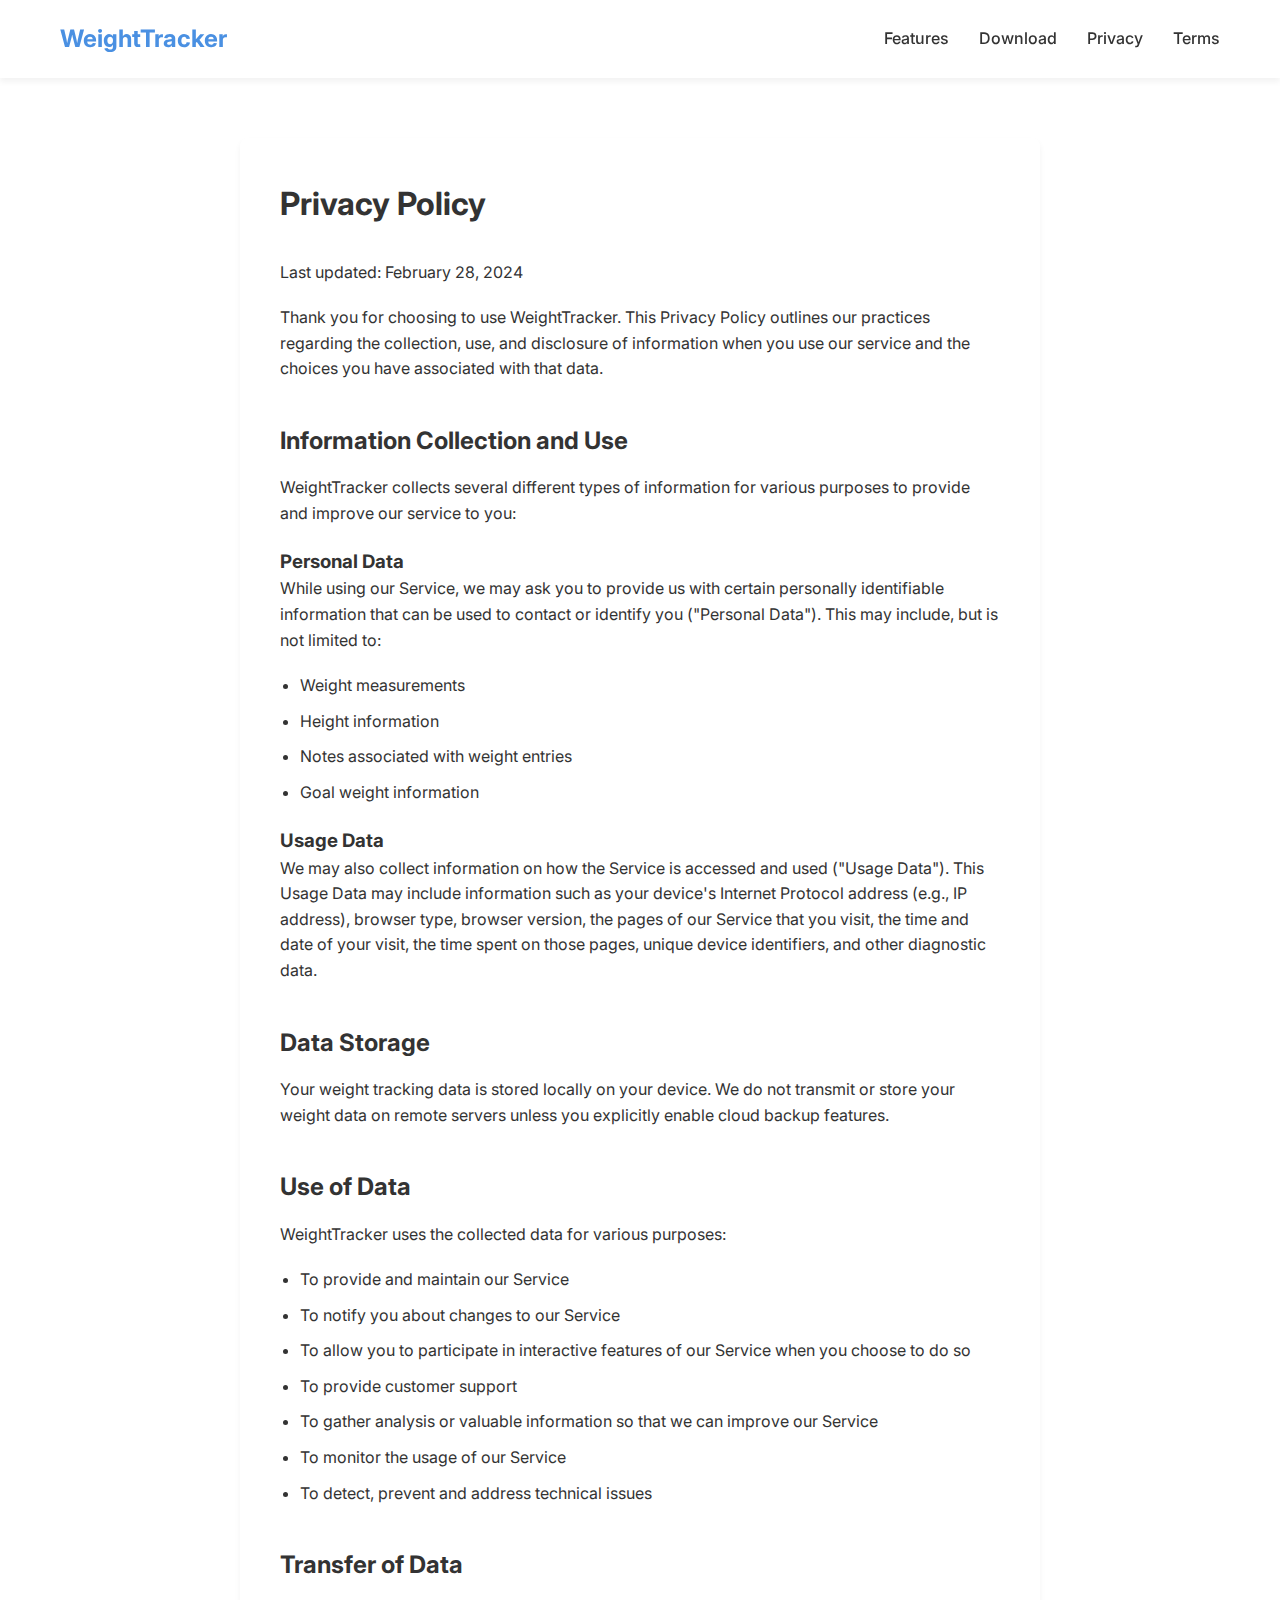
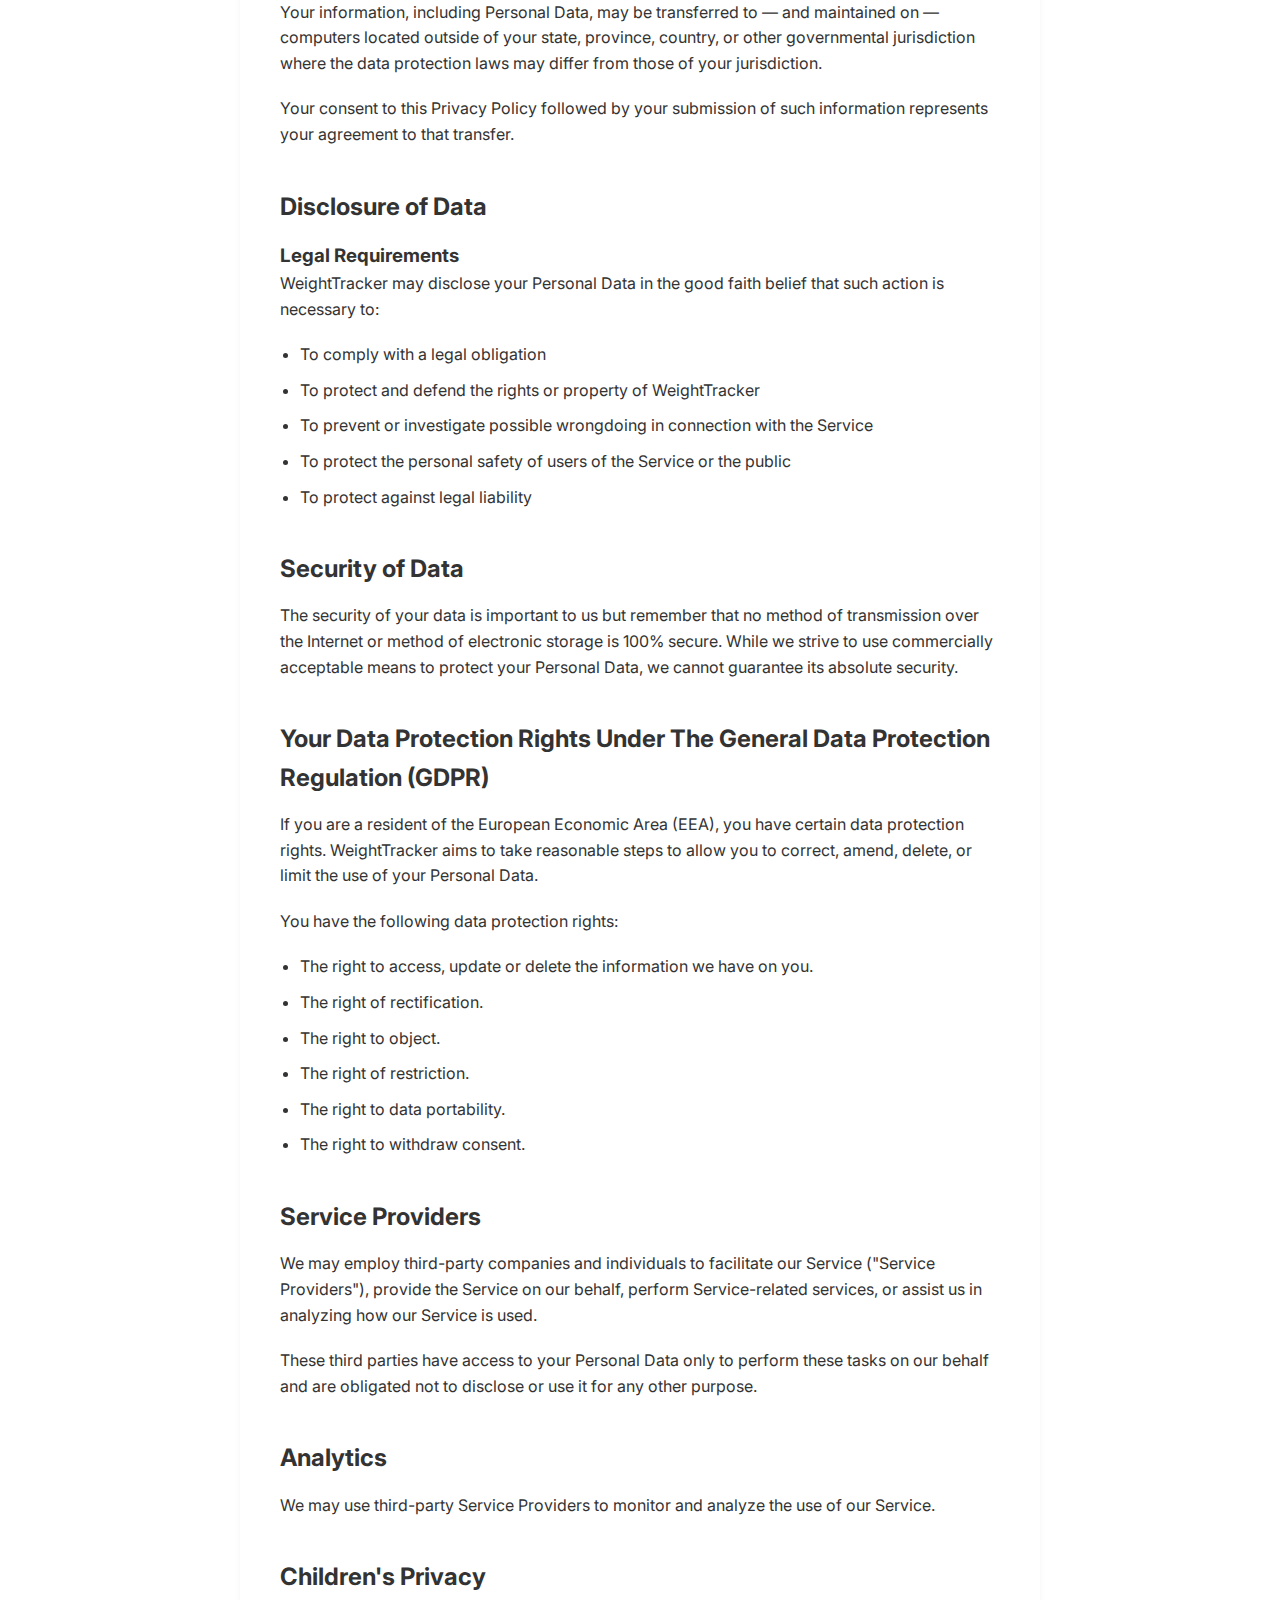
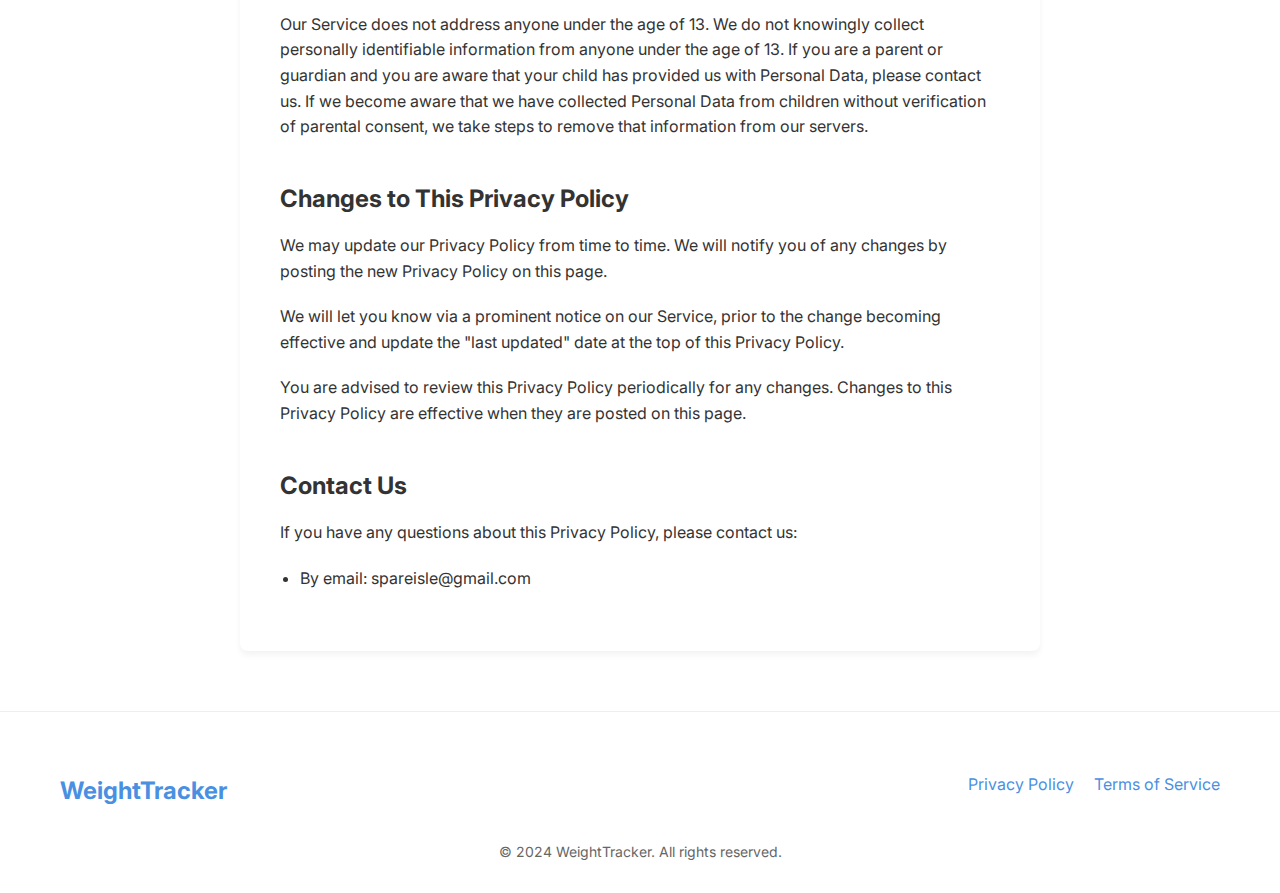
<file: privacy.html>
<!DOCTYPE html>
<html lang="en">
<head>
    <meta charset="UTF-8">
    <meta name="viewport" content="width=device-width, initial-scale=1.0">
    <title>Privacy Policy - WeightTracker</title>
    <link rel="preconnect" href="https://fonts.googleapis.com">
    <link rel="preconnect" href="https://fonts.gstatic.com" crossorigin>
    <link href="https://fonts.googleapis.com/css2?family=Inter:wght@300;400;500;600;700&display=swap" rel="stylesheet">
    <link rel="stylesheet" href="styles.css">
    <link rel="icon" type="image/png" href="favicon.png">
</head>
<body>
    <header>
        <nav>
            <div class="container">
                <a href="index.html" class="logo">WeightTracker</a>
                <ul class="nav-links">
                    <li><a href="index.html#features">Features</a></li>
                    <li><a href="index.html#download">Download</a></li>
                    <li><a href="privacy.html">Privacy</a></li>
                    <li><a href="terms.html">Terms</a></li>
                </ul>
            </div>
        </nav>
    </header>

    <div class="container">
        <div class="page-content">
            <h1>Privacy Policy</h1>
            <p>Last updated: February 28, 2024</p>

            <p>Thank you for choosing to use WeightTracker. This Privacy Policy outlines our practices regarding the collection, use, and disclosure of information when you use our service and the choices you have associated with that data.</p>

            <h2>Information Collection and Use</h2>
            <p>WeightTracker collects several different types of information for various purposes to provide and improve our service to you:</p>
            
            <h3>Personal Data</h3>
            <p>While using our Service, we may ask you to provide us with certain personally identifiable information that can be used to contact or identify you ("Personal Data"). This may include, but is not limited to:</p>
            <ul>
                <li>Weight measurements</li>
                <li>Height information</li>
                <li>Notes associated with weight entries</li>
                <li>Goal weight information</li>
            </ul>

            <h3>Usage Data</h3>
            <p>We may also collect information on how the Service is accessed and used ("Usage Data"). This Usage Data may include information such as your device's Internet Protocol address (e.g., IP address), browser type, browser version, the pages of our Service that you visit, the time and date of your visit, the time spent on those pages, unique device identifiers, and other diagnostic data.</p>

            <h2>Data Storage</h2>
            <p>Your weight tracking data is stored locally on your device. We do not transmit or store your weight data on remote servers unless you explicitly enable cloud backup features.</p>

            <h2>Use of Data</h2>
            <p>WeightTracker uses the collected data for various purposes:</p>
            <ul>
                <li>To provide and maintain our Service</li>
                <li>To notify you about changes to our Service</li>
                <li>To allow you to participate in interactive features of our Service when you choose to do so</li>
                <li>To provide customer support</li>
                <li>To gather analysis or valuable information so that we can improve our Service</li>
                <li>To monitor the usage of our Service</li>
                <li>To detect, prevent and address technical issues</li>
            </ul>

            <h2>Transfer of Data</h2>
            <p>Your information, including Personal Data, may be transferred to — and maintained on — computers located outside of your state, province, country, or other governmental jurisdiction where the data protection laws may differ from those of your jurisdiction.</p>
            <p>Your consent to this Privacy Policy followed by your submission of such information represents your agreement to that transfer.</p>

            <h2>Disclosure of Data</h2>
            <h3>Legal Requirements</h3>
            <p>WeightTracker may disclose your Personal Data in the good faith belief that such action is necessary to:</p>
            <ul>
                <li>To comply with a legal obligation</li>
                <li>To protect and defend the rights or property of WeightTracker</li>
                <li>To prevent or investigate possible wrongdoing in connection with the Service</li>
                <li>To protect the personal safety of users of the Service or the public</li>
                <li>To protect against legal liability</li>
            </ul>

            <h2>Security of Data</h2>
            <p>The security of your data is important to us but remember that no method of transmission over the Internet or method of electronic storage is 100% secure. While we strive to use commercially acceptable means to protect your Personal Data, we cannot guarantee its absolute security.</p>

            <h2>Your Data Protection Rights Under The General Data Protection Regulation (GDPR)</h2>
            <p>If you are a resident of the European Economic Area (EEA), you have certain data protection rights. WeightTracker aims to take reasonable steps to allow you to correct, amend, delete, or limit the use of your Personal Data.</p>
            <p>You have the following data protection rights:</p>
            <ul>
                <li>The right to access, update or delete the information we have on you.</li>
                <li>The right of rectification.</li>
                <li>The right to object.</li>
                <li>The right of restriction.</li>
                <li>The right to data portability.</li>
                <li>The right to withdraw consent.</li>
            </ul>

            <h2>Service Providers</h2>
            <p>We may employ third-party companies and individuals to facilitate our Service ("Service Providers"), provide the Service on our behalf, perform Service-related services, or assist us in analyzing how our Service is used.</p>
            <p>These third parties have access to your Personal Data only to perform these tasks on our behalf and are obligated not to disclose or use it for any other purpose.</p>

            <h2>Analytics</h2>
            <p>We may use third-party Service Providers to monitor and analyze the use of our Service.</p>

            <h2>Children's Privacy</h2>
            <p>Our Service does not address anyone under the age of 13. We do not knowingly collect personally identifiable information from anyone under the age of 13. If you are a parent or guardian and you are aware that your child has provided us with Personal Data, please contact us. If we become aware that we have collected Personal Data from children without verification of parental consent, we take steps to remove that information from our servers.</p>

            <h2>Changes to This Privacy Policy</h2>
            <p>We may update our Privacy Policy from time to time. We will notify you of any changes by posting the new Privacy Policy on this page.</p>
            <p>We will let you know via a prominent notice on our Service, prior to the change becoming effective and update the "last updated" date at the top of this Privacy Policy.</p>
            <p>You are advised to review this Privacy Policy periodically for any changes. Changes to this Privacy Policy are effective when they are posted on this page.</p>

            <h2>Contact Us</h2>
            <p>If you have any questions about this Privacy Policy, please contact us:</p>
            <ul>
                <li>By email: spareisle@gmail.com</li>
            </ul>
        </div>
    </div>

    <footer>
        <div class="container">
            <div class="footer-links">
                <a href="index.html" class="logo">WeightTracker</a>
                <ul>
                    <li><a href="privacy.html">Privacy Policy</a></li>
                    <li><a href="terms.html">Terms of Service</a></li>
                </ul>
            </div>
            <p class="copyright">&copy; 2024 WeightTracker. All rights reserved.</p>
        </div>
    </footer>
</body>
</html>
</file>
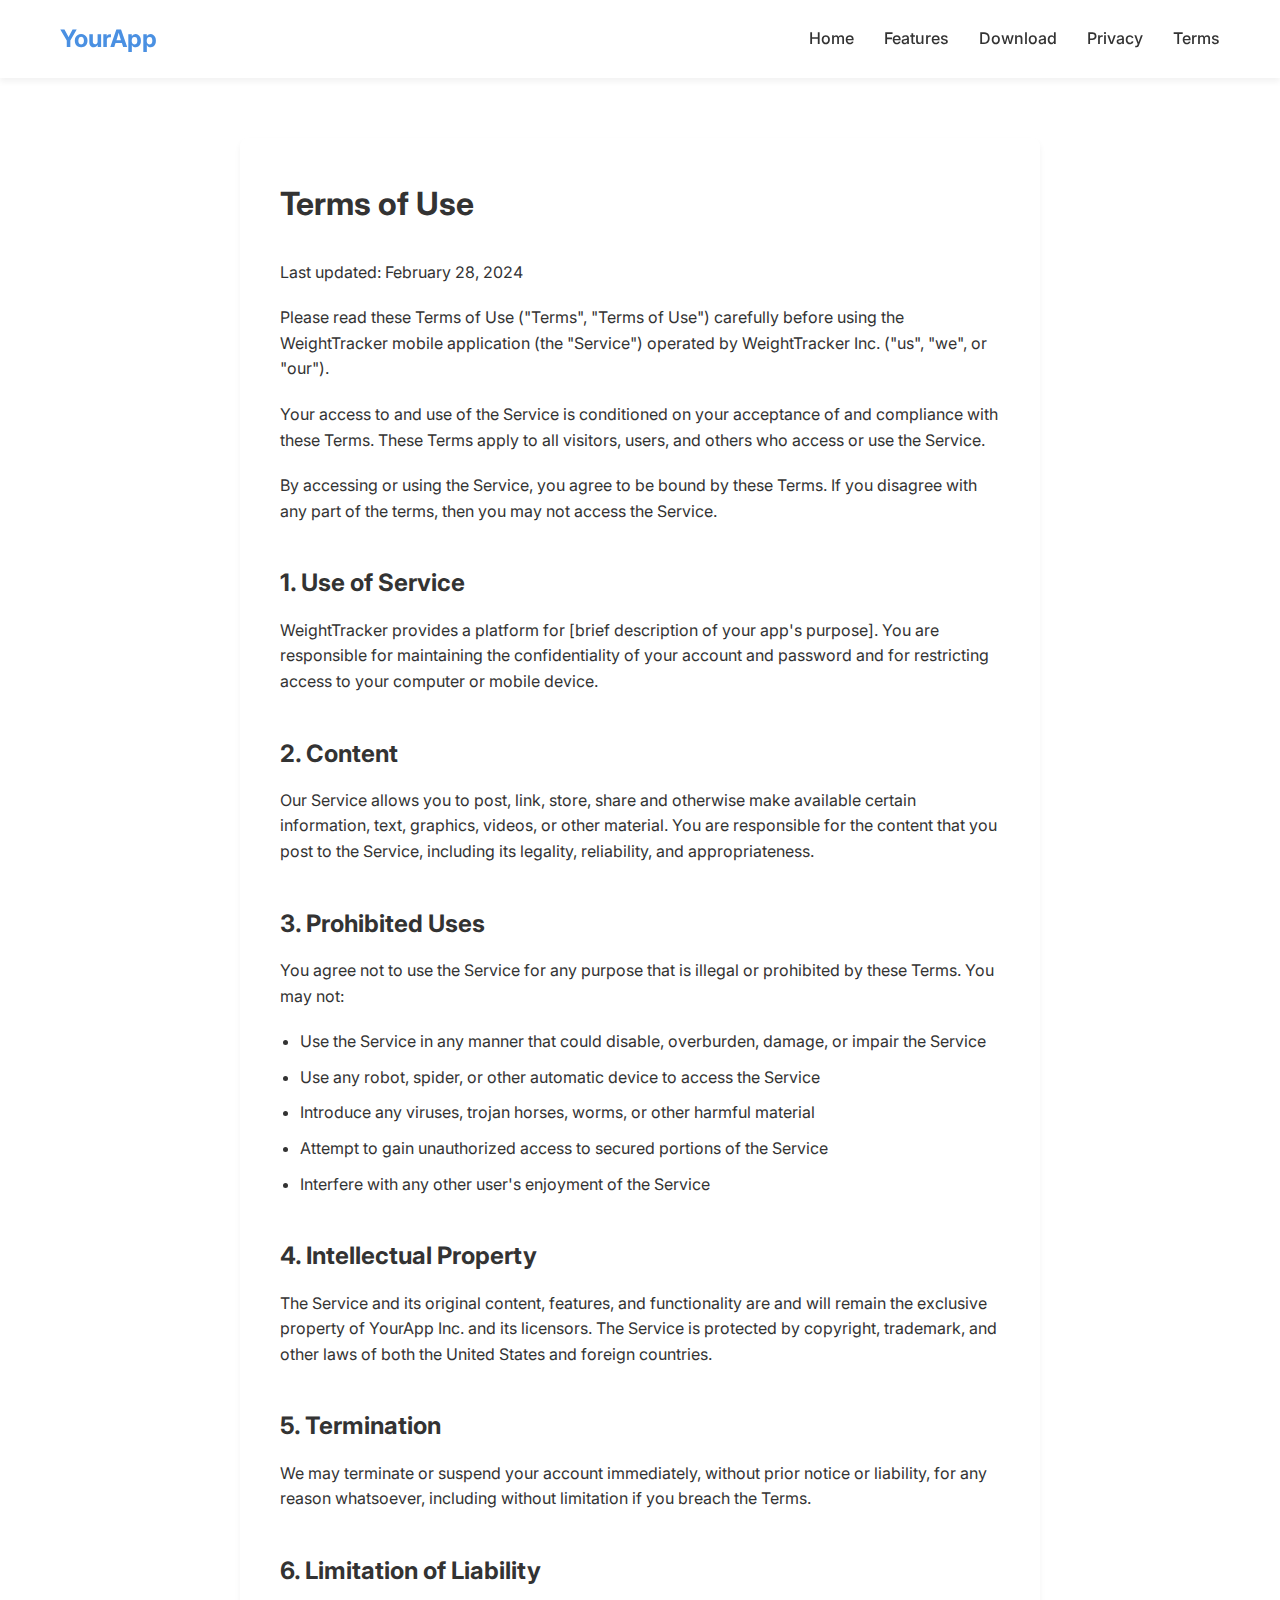
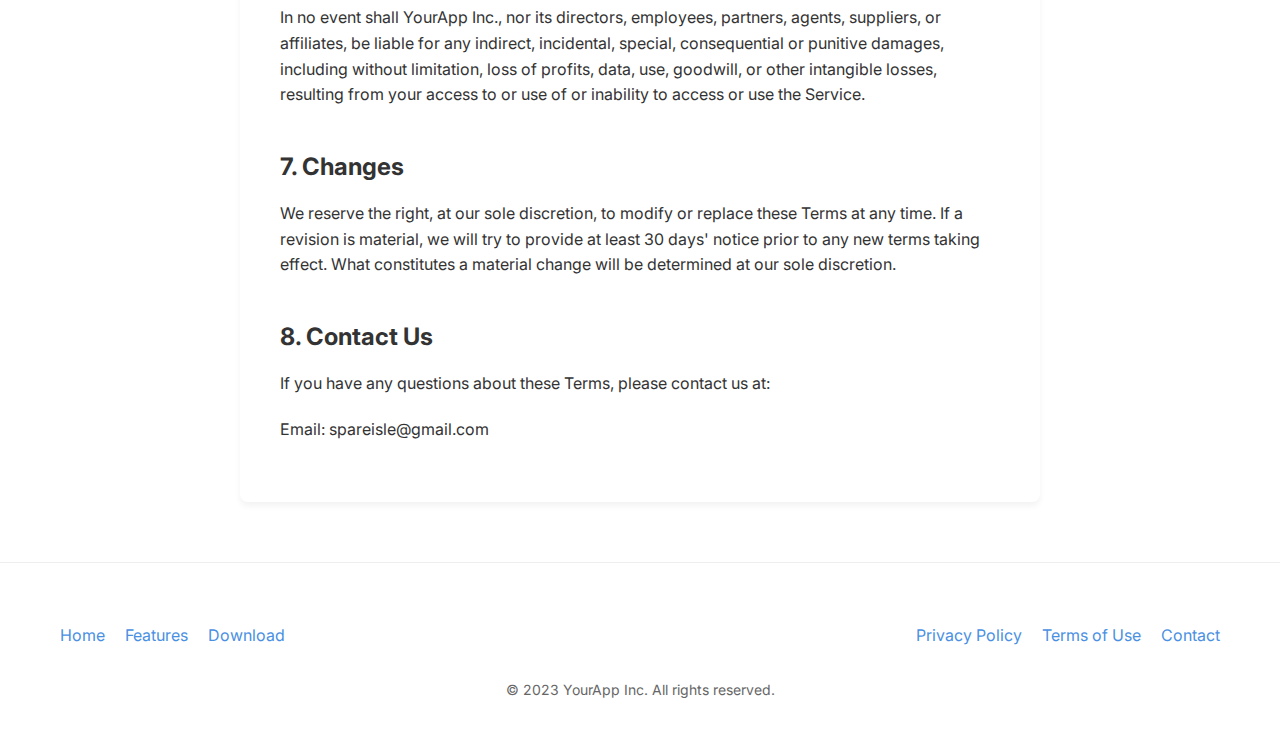
<file: terms.html>
<!DOCTYPE html>
<html lang="en">
<head>
    <meta charset="UTF-8">
    <meta name="viewport" content="width=device-width, initial-scale=1.0">
    <title>Terms of Use</title>
    <link href="https://fonts.googleapis.com/css2?family=Inter:wght@400;500;600;700&display=swap" rel="stylesheet">
    <link rel="stylesheet" href="styles.css">
</head>
<body>
    <header>
        <nav>
            <div class="container">
                <a href="index.html" class="logo">YourApp</a>
                <ul class="nav-links">
                    <li><a href="index.html">Home</a></li>
                    <li><a href="features.html">Features</a></li>
                    <li><a href="download.html">Download</a></li>
                    <li><a href="privacy.html">Privacy</a></li>
                    <li><a href="terms.html">Terms</a></li>
                </ul>
            </div>
        </nav>
    </header>

    <main>
        <div class="container">
            <div class="page-content">
                <h1>Terms of Use</h1>
                
                <p>Last updated: February 28, 2024</p>
                
                <p>Please read these Terms of Use ("Terms", "Terms of Use") carefully before using the WeightTracker mobile application (the "Service") operated by WeightTracker Inc. ("us", "we", or "our").</p>
                
                <p>Your access to and use of the Service is conditioned on your acceptance of and compliance with these Terms. These Terms apply to all visitors, users, and others who access or use the Service.</p>
                
                <p>By accessing or using the Service, you agree to be bound by these Terms. If you disagree with any part of the terms, then you may not access the Service.</p>
                
                <h2>1. Use of Service</h2>
                
                <p>WeightTracker provides a platform for [brief description of your app's purpose]. You are responsible for maintaining the confidentiality of your account and password and for restricting access to your computer or mobile device.</p>
                
                <h2>2. Content</h2>
                
                <p>Our Service allows you to post, link, store, share and otherwise make available certain information, text, graphics, videos, or other material. You are responsible for the content that you post to the Service, including its legality, reliability, and appropriateness.</p>
                
                <h2>3. Prohibited Uses</h2>
                
                <p>You agree not to use the Service for any purpose that is illegal or prohibited by these Terms. You may not:</p>
                
                <ul>
                    <li>Use the Service in any manner that could disable, overburden, damage, or impair the Service</li>
                    <li>Use any robot, spider, or other automatic device to access the Service</li>
                    <li>Introduce any viruses, trojan horses, worms, or other harmful material</li>
                    <li>Attempt to gain unauthorized access to secured portions of the Service</li>
                    <li>Interfere with any other user's enjoyment of the Service</li>
                </ul>
                
                <h2>4. Intellectual Property</h2>
                
                <p>The Service and its original content, features, and functionality are and will remain the exclusive property of YourApp Inc. and its licensors. The Service is protected by copyright, trademark, and other laws of both the United States and foreign countries.</p>
                
                <h2>5. Termination</h2>
                
                <p>We may terminate or suspend your account immediately, without prior notice or liability, for any reason whatsoever, including without limitation if you breach the Terms.</p>
                
                <h2>6. Limitation of Liability</h2>
                
                <p>In no event shall YourApp Inc., nor its directors, employees, partners, agents, suppliers, or affiliates, be liable for any indirect, incidental, special, consequential or punitive damages, including without limitation, loss of profits, data, use, goodwill, or other intangible losses, resulting from your access to or use of or inability to access or use the Service.</p>
                
                <h2>7. Changes</h2>
                
                <p>We reserve the right, at our sole discretion, to modify or replace these Terms at any time. If a revision is material, we will try to provide at least 30 days' notice prior to any new terms taking effect. What constitutes a material change will be determined at our sole discretion.</p>
                
                <h2>8. Contact Us</h2>
                
                <p>If you have any questions about these Terms, please contact us at:</p>
                <p>Email: spareisle@gmail.com<br>
                </p>
            </div>
        </div>
    </main>

    <footer>
        <div class="container">
            <div class="footer-links">
                <ul>
                    <li><a href="index.html">Home</a></li>
                    <li><a href="features.html">Features</a></li>
                    <li><a href="download.html">Download</a></li>
                </ul>
                <ul>
                    <li><a href="privacy.html">Privacy Policy</a></li>
                    <li><a href="terms.html">Terms of Use</a></li>
                    <li><a href="contact.html">Contact</a></li>
                </ul>
            </div>
            <div class="copyright">
                &copy; 2023 YourApp Inc. All rights reserved.
            </div>
        </div>
    </footer>
</body>
</html>
</file>
<file: styles.css>
:root {
    --primary-color: #4A90E2;
    --primary-dark: #3A7BC8;
    --secondary-color: #F7F9FC;
    --text-color: #333333;
    --text-light: #666666;
    --border-color: #EEEEEE;
    --success-color: #4CAF50;
    --white: #FFFFFF;
    --shadow: 0 4px 6px rgba(0, 0, 0, 0.05);
}

* {
    margin: 0;
    padding: 0;
    box-sizing: border-box;
}

body {
    font-family: 'Inter', sans-serif;
    color: var(--text-color);
    font-size: 16px;
    line-height: 1.6;
}

.container {
    max-width: 1200px;
    margin: 0 auto;
    padding: 0 20px;
}

a {
    text-decoration: none;
    color: var(--primary-color);
    transition: all 0.3s ease;
}

a:hover {
    color: var(--primary-dark);
}

/* Header */
header {
    background-color: var(--white);
    box-shadow: var(--shadow);
    position: sticky;
    top: 0;
    z-index: 100;
}

nav {
    padding: 20px 0;
}

nav .container {
    display: flex;
    justify-content: space-between;
    align-items: center;
}

.logo {
    font-size: 24px;
    font-weight: 700;
    color: var(--primary-color);
}

.nav-links {
    display: flex;
    list-style: none;
}

.nav-links li {
    margin-left: 30px;
}

.nav-links a {
    color: var(--text-color);
    font-weight: 500;
}

.nav-links a:hover {
    color: var(--primary-color);
}

/* Hero Section */
.hero {
    padding: 100px 0;
    background-color: var(--secondary-color);
}

.hero .container {
    display: flex;
    align-items: center;
    gap: 50px;
}

.hero-content {
    flex: 1;
}

.hero-image {
    flex: 1;
    display: flex;
    justify-content: center;
}

.hero h1 {
    font-size: 48px;
    line-height: 1.2;
    margin-bottom: 20px;
    color: var(--text-color);
}

.hero p {
    font-size: 18px;
    color: var(--text-light);
    margin-bottom: 30px;
}

.cta-button {
    display: inline-block;
    background-color: var(--primary-color);
    color: var(--white);
    padding: 12px 30px;
    border-radius: 6px;
    font-weight: 600;
    transition: all 0.3s ease;
}

.cta-button:hover {
    background-color: var(--primary-dark);
    color: var(--white);
    transform: translateY(-2px);
}

.phone-mockup {
    max-width: 280px;
    border-radius: 30px;
    box-shadow: 0 20px 40px rgba(0, 0, 0, 0.1);
}

/* Features Section */
.features {
    padding: 100px 0;
}

.features h2 {
    text-align: center;
    font-size: 36px;
    margin-bottom: 60px;
}

.feature-item {
    display: flex;
    align-items: center;
    gap: 50px;
    margin-bottom: 80px;
}

.feature-item.reversed {
    flex-direction: row-reverse;
}

.feature-image {
    flex: 1;
    display: flex;
    justify-content: center;
}

.feature-content {
    flex: 1;
}

.feature-content h3 {
    font-size: 28px;
    margin-bottom: 15px;
    color: var(--text-color);
}

.feature-content p {
    color: var(--text-light);
    font-size: 17px;
}

/* Download Section */
.download {
    padding: 100px 0;
    background-color: var(--secondary-color);
    text-align: center;
}

.download h2 {
    font-size: 36px;
    margin-bottom: 20px;
}

.download p {
    font-size: 18px;
    color: var(--text-light);
    margin-bottom: 30px;
    max-width: 600px;
    margin-left: auto;
    margin-right: auto;
}

.app-store-button img {
    height: 60px;
    transition: transform 0.3s ease;
}

.app-store-button:hover img {
    transform: translateY(-2px);
}

/* Footer */
footer {
    background-color: var(--white);
    border-top: 1px solid var(--border-color);
    padding: 60px 0 30px;
}

.footer-links {
    display: flex;
    justify-content: space-between;
    margin-bottom: 30px;
}

footer ul {
    display: flex;
    list-style: none;
    gap: 20px;
}

.copyright {
    color: var(--text-light);
    text-align: center;
    font-size: 14px;
}

/* Privacy and Terms Pages */
.page-content {
    max-width: 800px;
    margin: 60px auto;
    padding: 40px;
    background: var(--white);
    box-shadow: var(--shadow);
    border-radius: 8px;
}

.page-content h1 {
    font-size: 32px;
    margin-bottom: 30px;
}

.page-content h2 {
    font-size: 24px;
    margin-top: 40px;
    margin-bottom: 15px;
}

.page-content p {
    margin-bottom: 20px;
}

.page-content ul {
    margin-bottom: 20px;
    padding-left: 20px;
}

.page-content li {
    margin-bottom: 10px;
}

/* Responsive Design */
@media (max-width: 900px) {
    .hero .container,
    .feature-item,
    .feature-item.reversed {
        flex-direction: column;
    }

    .hero {
        padding: 60px 0;
    }

    .hero-content,
    .feature-content {
        text-align: center;
    }

    .hero h1 {
        font-size: 36px;
    }

    .feature-item {
        margin-bottom: 60px;
    }

    .features h2 {
        margin-bottom: 40px;
    }

    .footer-links {
        flex-direction: column;
        align-items: center;
        gap: 20px;
    }
}

@media (max-width: 600px) {
    nav .container {
        flex-direction: column;
        gap: 15px;
    }
    
    .nav-links {
        width: 100%;
        justify-content: space-between;
    }
    
    .nav-links li {
        margin-left: 0;
    }
}
</file>
